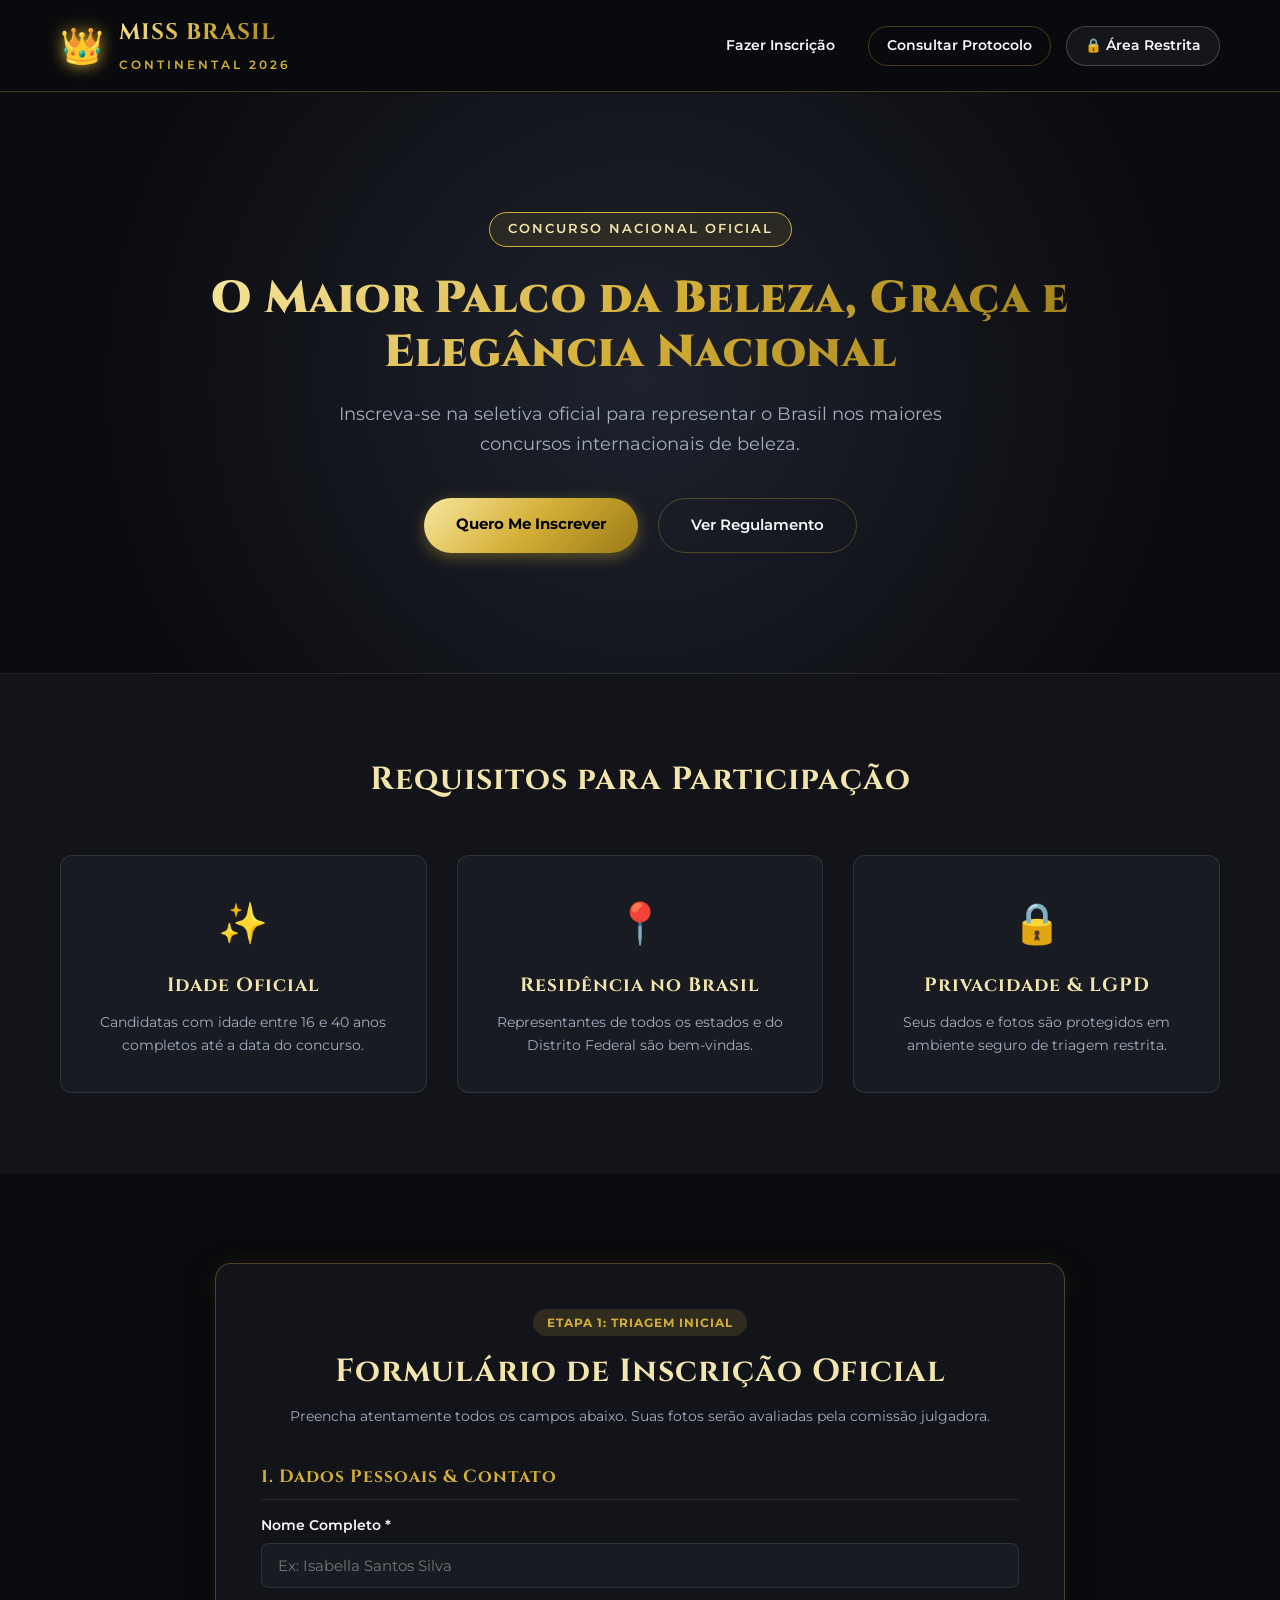
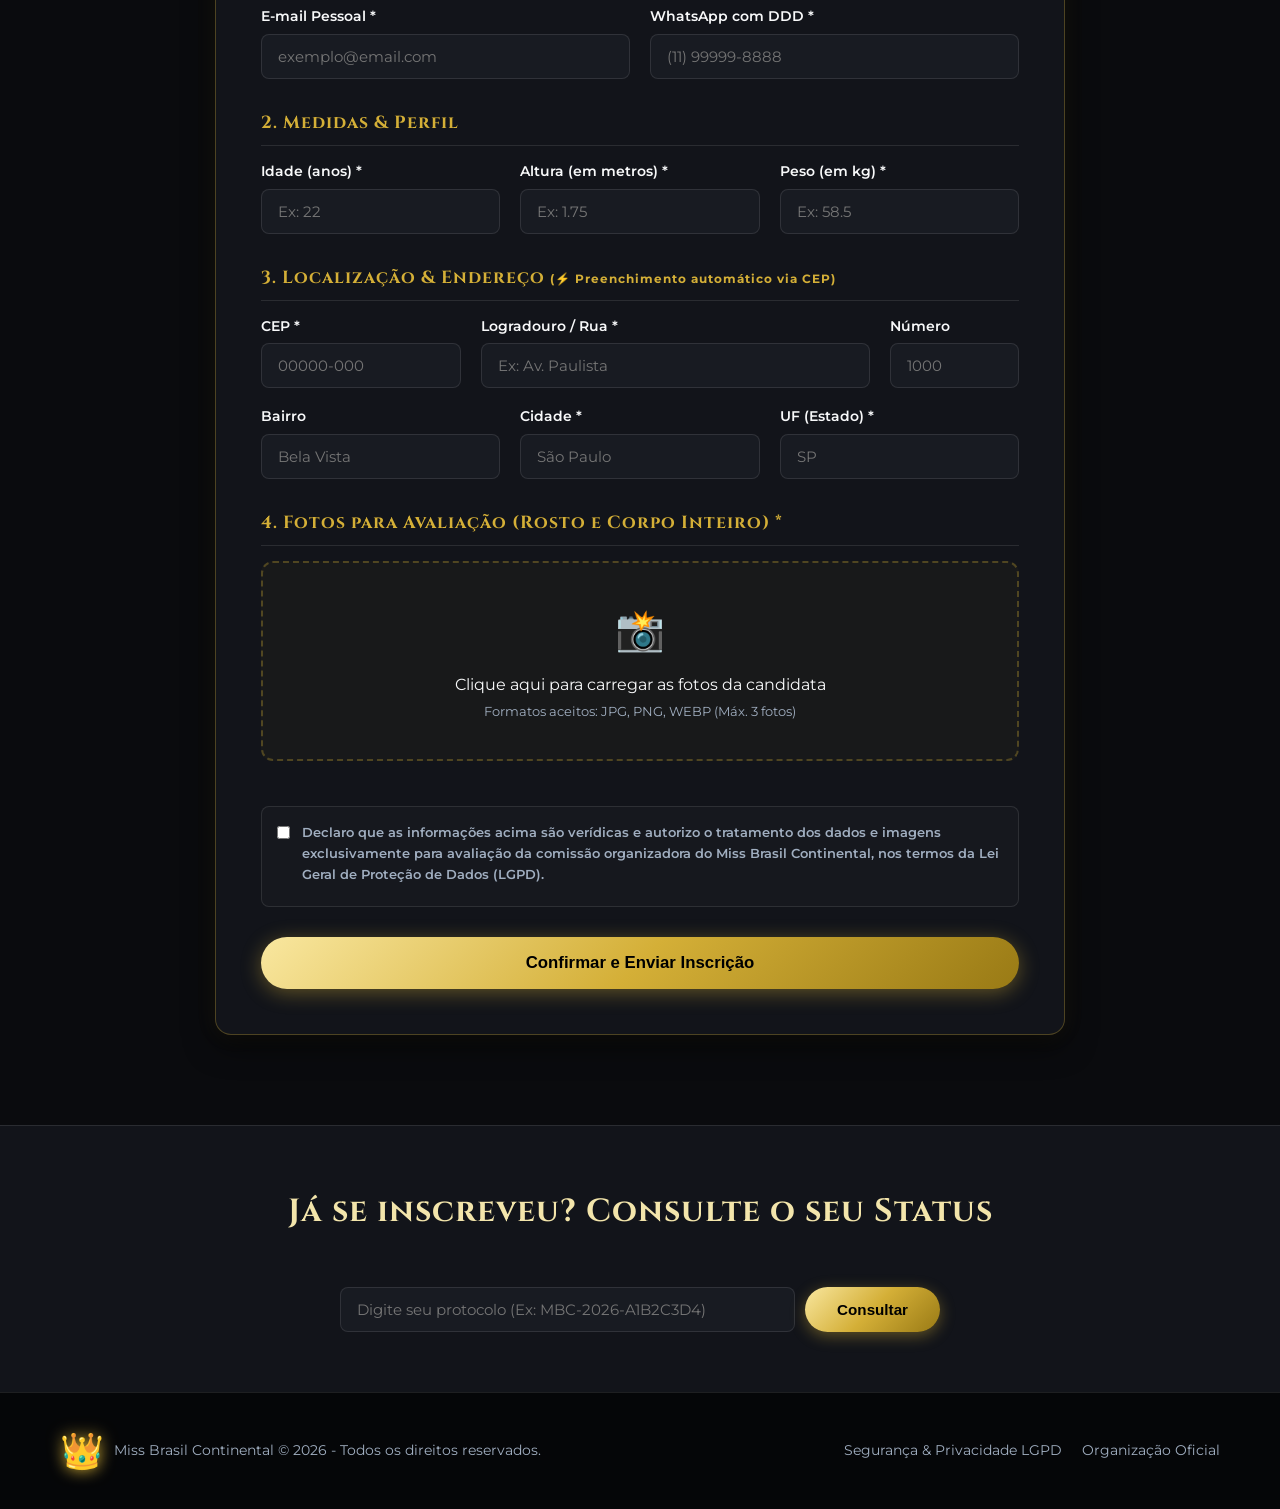
<file: miss-brasil-continental/src/main/resources/static/index.html>
<!DOCTYPE html>
<html lang="pt-BR">
<head>
    <meta charset="UTF-8">
    <meta name="viewport" content="width=device-width, initial-scale=1.0">
    <title>Miss Brasil Continental - Inscrições Oficiais</title>
    <link rel="preconnect" href="https://fonts.googleapis.com">
    <link rel="preconnect" href="https://fonts.gstatic.com" crossorigin>
    <link href="https://fonts.googleapis.com/css2?family=Cinzel:wght@500;700;900&family=Montserrat:wght@300;400;500;600;700&display=swap" rel="stylesheet">
    <link rel="stylesheet" href="css/style.css">
</head>
<body>
    <!-- Header de Luxo -->
    <header class="luxury-header">
        <div class="container header-content">
            <div class="brand">
                <span class="crown-icon">👑</span>
                <div>
                    <h1>MISS BRASIL</h1>
                    <span class="sub-brand">CONTINENTAL 2026</span>
                </div>
            </div>
            <nav>
                <a href="#inscricao" class="btn-nav">Fazer Inscrição</a>
                <a href="#consultar" class="btn-nav outline">Consultar Protocolo</a>
                <a href="admin.html" class="btn-nav admin-btn">🔒 Área Restrita</a>
            </nav>
        </div>
    </header>

    <!-- Hero Section -->
    <section class="hero-section">
        <div class="hero-overlay"></div>
        <div class="container hero-content">
            <span class="hero-badge">CONCURSO NACIONAL OFICIAL</span>
            <h2 class="hero-title">O Maior Palco da Beleza, Graça e Elegância Nacional</h2>
            <p class="hero-desc">Inscreva-se na seletiva oficial para representar o Brasil nos maiores concursos internacionais de beleza.</p>
            <div class="hero-cta">
                <a href="#inscricao" class="btn-primary">Quero Me Inscrever</a>
                <a href="#requisitos" class="btn-secondary">Ver Regulamento</a>
            </div>
        </div>
    </section>

    <!-- Destaques / Requisitos -->
    <section id="requisitos" class="requisitos-section">
        <div class="container">
            <h3 class="section-title">Requisitos para Participação</h3>
            <div class="grid-cards">
                <div class="card-feature">
                    <div class="card-icon">✨</div>
                    <h4>Idade Oficial</h4>
                    <p>Candidatas com idade entre 16 e 40 anos completos até a data do concurso.</p>
                </div>
                <div class="card-feature">
                    <div class="card-icon">📍</div>
                    <h4>Residência no Brasil</h4>
                    <p>Representantes de todos os estados e do Distrito Federal são bem-vindas.</p>
                </div>
                <div class="card-feature">
                    <div class="card-icon">🔒</div>
                    <h4>Privacidade & LGPD</h4>
                    <p>Seus dados e fotos são protegidos em ambiente seguro de triagem restrita.</p>
                </div>
            </div>
        </div>
    </section>

    <!-- Formulário de Inscrição Oficial -->
    <section id="inscricao" class="form-section">
        <div class="container form-container">
            <div class="form-header">
                <span class="badge-gold">ETAPA 1: TRIAGEM INICIAL</span>
                <h3>Formulário de Inscrição Oficial</h3>
                <p>Preencha atentamente todos os campos abaixo. Suas fotos serão avaliadas pela comissão julgadora.</p>
            </div>

            <form id="formInscricao" class="custom-form">
                <!-- Alertas de Sucesso / Erro -->
                <div id="formAlert" class="alert-box" style="display: none;"></div>

                <!-- Grupo 1: Dados Pessoais -->
                <div class="form-group-title">
                    <h4>1. Dados Pessoais & Contato</h4>
                </div>
                <div class="form-row">
                    <div class="form-col full">
                        <label for="nomeCompleto">Nome Completo *</label>
                        <input type="text" id="nomeCompleto" required placeholder="Ex: Isabella Santos Silva">
                    </div>
                </div>

                <div class="form-row">
                    <div class="form-col">
                        <label for="email">E-mail Pessoal *</label>
                        <input type="email" id="email" required placeholder="exemplo@email.com">
                    </div>
                    <div class="form-col">
                        <label for="whatsapp">WhatsApp com DDD *</label>
                        <input type="tel" id="whatsapp" required placeholder="(11) 99999-8888">
                    </div>
                </div>

                <!-- Grupo 2: Medidas Físicas -->
                <div class="form-group-title">
                    <h4>2. Medidas & Perfil</h4>
                </div>
                <div class="form-row">
                    <div class="form-col">
                        <label for="idade">Idade (anos) *</label>
                        <input type="number" id="idade" min="16" max="40" required placeholder="Ex: 22">
                    </div>
                    <div class="form-col">
                        <label for="alturaMetros">Altura (em metros) *</label>
                        <input type="number" id="alturaMetros" step="0.01" min="1.40" max="2.20" required placeholder="Ex: 1.75">
                    </div>
                    <div class="form-col">
                        <label for="pesoKg">Peso (em kg) *</label>
                        <input type="number" id="pesoKg" step="0.1" min="35.0" max="150.0" required placeholder="Ex: 58.5">
                    </div>
                </div>

                <!-- Grupo 3: Endereço -->
                <div class="form-group-title">
                    <h4>3. Localização & Endereço <small style="font-size: 0.75rem; color: var(--gold-primary); font-family: 'Montserrat', sans-serif;">(⚡ Preenchimento automático via CEP)</small></h4>
                </div>
                <div class="form-row">
                    <div class="form-col">
                        <label for="cep">CEP * <span id="cepStatus" style="font-size: 0.75rem; color: var(--gold-light);"></span></label>
                        <input type="text" id="cep" required placeholder="00000-000" maxlength="9">
                    </div>
                    <div class="form-col wide">
                        <label for="logradouro">Logradouro / Rua *</label>
                        <input type="text" id="logradouro" required placeholder="Ex: Av. Paulista">
                    </div>
                    <div class="form-col narrow">
                        <label for="numero">Número</label>
                        <input type="text" id="numero" placeholder="1000">
                    </div>
                </div>

                <div class="form-row">
                    <div class="form-col">
                        <label for="bairro">Bairro</label>
                        <input type="text" id="bairro" placeholder="Bela Vista">
                    </div>
                    <div class="form-col">
                        <label for="cidade">Cidade *</label>
                        <input type="text" id="cidade" required placeholder="São Paulo">
                    </div>
                    <div class="form-col narrow">
                        <label for="estado">UF (Estado) *</label>
                        <input type="text" id="estado" maxlength="2" required placeholder="SP" style="text-transform: uppercase;">
                    </div>
                </div>

                <!-- Grupo 4: Upload de Fotos -->
                <div class="form-group-title">
                    <h4>4. Fotos para Avaliação (Rosto e Corpo Inteiro) *</h4>
                </div>
                <div class="upload-container">
                    <input type="file" id="fotoInput" accept="image/*" multiple style="display: none;">
                    <div class="upload-dropzone" onclick="document.getElementById('fotoInput').click()">
                        <span class="upload-icon">📸</span>
                        <p>Clique aqui para carregar as fotos da candidata</p>
                        <span class="upload-hint">Formatos aceitos: JPG, PNG, WEBP (Máx. 3 fotos)</span>
                    </div>
                    <div id="previewContainer" class="preview-grid"></div>
                </div>

                <!-- Termo de Consentimento LGPD -->
                <div class="privacy-box">
                    <label class="checkbox-label">
                        <input type="checkbox" id="aceiteLgpd" required>
                        <span>Declaro que as informações acima são verídicas e autorizo o tratamento dos dados e imagens exclusivamente para avaliação da comissão organizadora do Miss Brasil Continental, nos termos da Lei Geral de Proteção de Dados (LGPD).</span>
                    </label>
                </div>

                <div class="form-submit">
                    <button type="submit" id="btnEnviar" class="btn-submit">
                        <span class="btn-text">Confirmar e Enviar Inscrição</span>
                    </button>
                </div>
            </form>
        </div>
    </section>

    <!-- Consulta de Protocolo -->
    <section id="consultar" class="protocol-section">
        <div class="container">
            <h3 class="section-title">Já se inscreveu? Consulte o seu Status</h3>
            <div class="protocol-box">
                <div class="protocol-input-group">
                    <input type="text" id="inputProtocolo" placeholder="Digite seu protocolo (Ex: MBC-2026-A1B2C3D4)">
                    <button id="btnConsultarProtocolo" class="btn-primary">Consultar</button>
                </div>
                <div id="resultadoProtocolo" class="resultado-box" style="display: none;"></div>
            </div>
        </div>
    </section>

    <!-- Modal de Confirmação de Sucesso -->
    <div id="modalSucesso" class="modal-overlay" style="display: none;">
        <div class="modal-card">
            <div class="modal-icon">🎉</div>
            <h3 class="modal-title">Inscrição Confirmada!</h3>
            <p class="modal-subtitle">Parabéns! Sua candidatura foi enviada com sucesso para a comissão julgadora.</p>
            <div class="protocol-badge-box">
                <span>SEU NÚMERO DE PROTOCOLO:</span>
                <strong id="modalProtocolo">MBC-2026-XXXXXXXX</strong>
            </div>
            <p class="modal-note">Guarde este número para acompanhar o status de aprovação. Em breve entraremos em contato via WhatsApp/E-mail.</p>
            <button onclick="document.getElementById('modalSucesso').style.display='none'" class="btn-primary">Concluir</button>
        </div>
    </div>

    <!-- Footer -->
    <footer class="luxury-footer">
        <div class="container footer-content">
            <div class="footer-brand">
                <span class="crown-icon">👑</span>
                <span>Miss Brasil Continental &copy; 2026 - Todos os direitos reservados.</span>
            </div>
            <div class="footer-links">
                <span>Segurança & Privacidade LGPD</span>
                <span>Organização Oficial</span>
            </div>
        </div>
    </footer>

    <script src="js/app.js"></script>
</body>
</html>
</file>
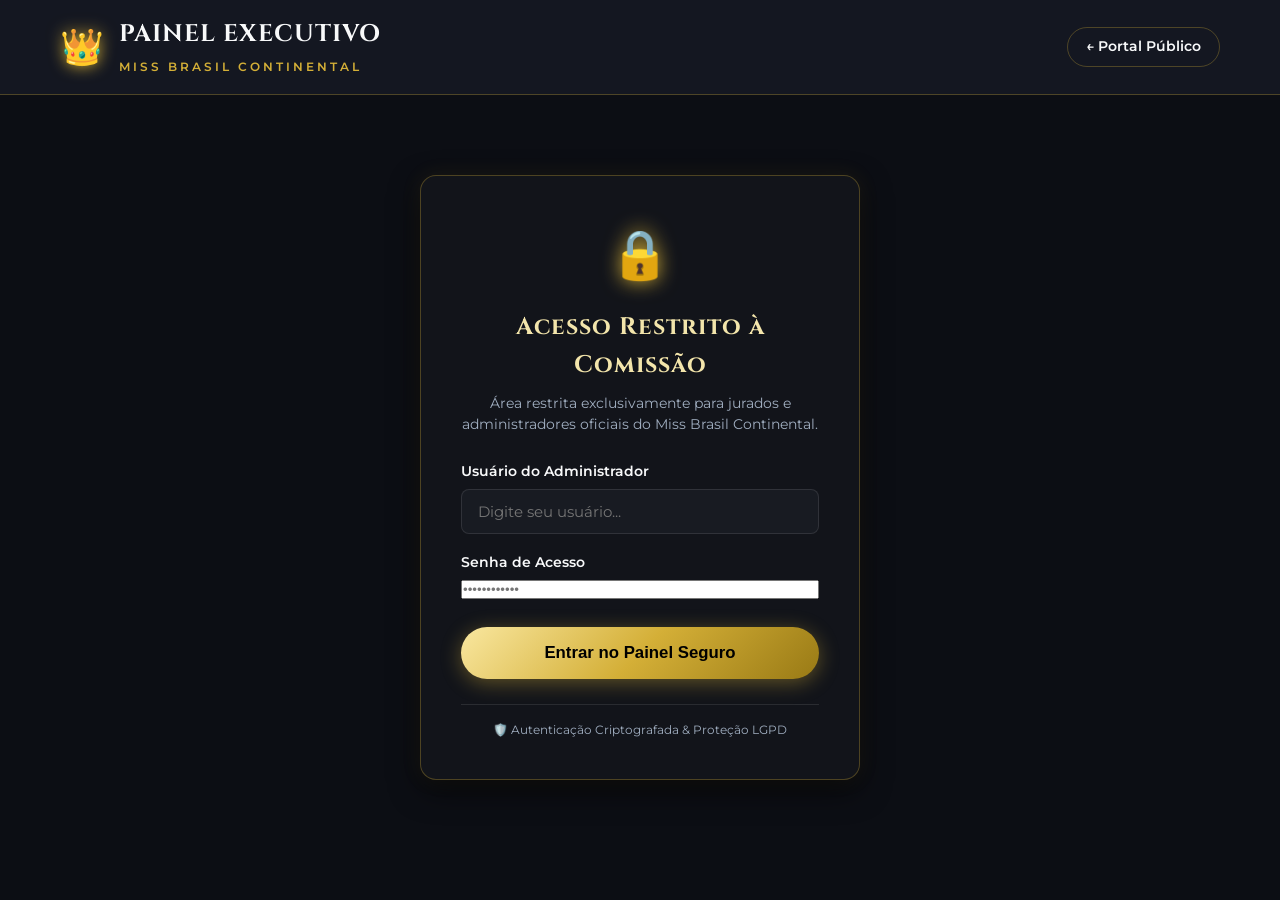
<file: miss-brasil-continental/src/main/resources/static/admin.html>
<!DOCTYPE html>
<html lang="pt-BR">
<head>
    <meta charset="UTF-8">
    <meta name="viewport" content="width=device-width, initial-scale=1.0">
    <title>Painel da Comissão Julgadora - Miss Brasil Continental</title>
    <link rel="preconnect" href="https://fonts.googleapis.com">
    <link rel="preconnect" href="https://fonts.gstatic.com" crossorigin>
    <link href="https://fonts.googleapis.com/css2?family=Cinzel:wght@500;700;900&family=Montserrat:wght@300;400;500;600;700&display=swap" rel="stylesheet">
    <link rel="stylesheet" href="css/style.css">
    <link rel="stylesheet" href="css/admin.css">
</head>
<body class="admin-body">
    <!-- Header Administrativo -->
    <header class="admin-header">
        <div class="container admin-nav-content">
            <div class="brand">
                <span class="crown-icon">👑</span>
                <div>
                    <h2>PAINEL EXECUTIVO</h2>
                    <span class="sub-brand">MISS BRASIL CONTINENTAL</span>
                </div>
            </div>
            <div class="admin-user-info">
                <span id="authStatus" class="auth-pill" style="display: none;">🔒 Autenticado: <strong id="adminUsername">Admin</strong></span>
                <button id="btnLogout" class="btn-logout" style="display: none;" onclick="fazerLogout()">🚪 Sair</button>
                <a href="index.html" class="btn-nav outline">← Portal Público</a>
            </div>
        </div>
    </header>

    <!-- Tela de Login Obrigatória (Gatekeeper) -->
    <section id="loginSection" class="login-gatekeeper-section">
        <div class="container login-container">
            <div class="login-card">
                <div class="login-header">
                    <span class="lock-icon">🔒</span>
                    <h3>Acesso Restrito à Comissão</h3>
                    <p>Área restrita exclusivamente para jurados e administradores oficiais do Miss Brasil Continental.</p>
                </div>

                <form id="formLoginAdmin" class="login-form">
                    <div id="loginAlert" class="alert-box error" style="display: none;"></div>

                    <div class="form-col full">
                        <label for="adminUser">Usuário do Administrador</label>
                        <input type="text" id="adminUser" required placeholder="Digite seu usuário..." autocomplete="username">
                    </div>

                    <div class="form-col full">
                        <label for="adminPass">Senha de Acesso</label>
                        <input type="password" id="adminPass" required placeholder="••••••••••••" autocomplete="current-password">
                    </div>

                    <button type="submit" id="btnLogin" class="btn-submit btn-login">
                        <span class="btn-text">Entrar no Painel Seguro</span>
                    </button>
                </form>

                <div class="login-footer-info">
                    <span>🛡️ Autenticação Criptografada & Proteção LGPD</span>
                </div>
            </div>
        </div>
    </section>

    <!-- Container Principal do Dashboard (Oculto até autenticar) -->
    <main id="adminDashboard" class="container admin-main" style="display: none;">
        <!-- Métricas e Contadores (KPIs) -->
        <section class="kpi-grid">
            <div class="kpi-card" data-filter="" onclick="filtrarStatus('')">
                <span class="kpi-title">TOTAL DE INSCRITAS</span>
                <h3 id="kpiTotal" class="kpi-value">0</h3>
                <span class="kpi-subtitle">Todas as candidatas</span>
            </div>
            <div class="kpi-card em-analise" data-filter="EM_ANALISE" onclick="filtrarStatus('EM_ANALISE')">
                <span class="kpi-title">EM ANÁLISE</span>
                <h3 id="kpiEmAnalise" class="kpi-value">0</h3>
                <span class="kpi-subtitle">Aguardando decisão</span>
            </div>
            <div class="kpi-card aprovadas" data-filter="APROVADA" onclick="filtrarStatus('APROVADA')">
                <span class="kpi-title">APROVADAS</span>
                <h3 id="kpiAprovadas" class="kpi-value">0</h3>
                <span class="kpi-subtitle">Seletiva concluída</span>
            </div>
            <div class="kpi-card reprovadas" data-filter="REPROVADA" onclick="filtrarStatus('REPROVADA')">
                <span class="kpi-title">REPROVADAS</span>
                <h3 id="kpiReprovadas" class="kpi-value">0</h3>
                <span class="kpi-subtitle">Não selecionadas</span>
            </div>
        </section>

        <!-- Barra de Filtros e Busca -->
        <section class="filter-bar">
            <div class="search-input-box">
                <span class="search-icon">🔍</span>
                <input type="text" id="inputBusca" placeholder="Pesquisar por nome, estado, cidade ou protocolo..." oninput="carregarCandidatas()">
            </div>
            <div class="status-select-box">
                <select id="selectStatusFiltro" onchange="carregarCandidatas()">
                    <option value="">Todos os Status</option>
                    <option value="EM_ANALISE">Em Análise</option>
                    <option value="APROVADA">Aprovadas</option>
                    <option value="REPROVADA">Reprovadas</option>
                </select>
            </div>
            <button class="btn-primary btn-refresh" onclick="carregarTudo()">🔄 Atualizar</button>
        </section>

        <!-- Tabela de Candidatas -->
        <section class="table-container">
            <table class="admin-table">
                <thead>
                    <tr>
                        <th>Foto</th>
                        <th>Protocolo</th>
                        <th>Candidata</th>
                        <th>Contato</th>
                        <th>Localização</th>
                        <th>Medidas</th>
                        <th>Status</th>
                        <th>Ações</th>
                    </tr>
                </thead>
                <tbody id="tbodyCandidatas">
                    <tr>
                        <td colspan="8" class="loading-td">Carregando inscrições do banco seguro...</td>
                    </tr>
                </tbody>
            </table>
        </section>
    </main>

    <!-- Modal Dossiê Completo da Candidata -->
    <div id="modalDossie" class="modal-overlay" style="display: none;">
        <div class="modal-card modal-dossie">
            <div class="dossie-header">
                <div>
                    <h3 id="dossieNome">Nome da Candidata</h3>
                    <span id="dossieProtocolo" class="dossie-protocolo">MBC-2026-XXXXX</span>
                </div>
                <button class="btn-close" onclick="fecharModalDossie()">✖</button>
            </div>

            <div class="dossie-body">
                <!-- Galeria de Fotos -->
                <div class="dossie-gallery" id="dossieGaleria"></div>

                <!-- Ficha Técnica -->
                <div class="dossie-info-grid">
                    <div class="info-group">
                        <label>E-mail:</label>
                        <span id="dossieEmail">-</span>
                    </div>
                    <div class="info-group">
                        <label>WhatsApp:</label>
                        <span id="dossieWhatsapp">-</span>
                    </div>
                    <div class="info-group">
                        <label>Idade:</label>
                        <span id="dossieIdade">-</span>
                    </div>
                    <div class="info-group">
                        <label>Altura & Peso:</label>
                        <span id="dossieMedidas">-</span>
                    </div>
                    <div class="info-group full">
                        <label>Endereço Completo:</label>
                        <span id="dossieEndereco">-</span>
                    </div>
                    <div class="info-group full">
                        <label>Data de Inscrição:</label>
                        <span id="dossieData">-</span>
                    </div>
                </div>

                <!-- Seção de Decisão da Comissão -->
                <div class="dossie-decision-box">
                    <h4>Parecer da Comissão de Jurados:</h4>
                    <textarea id="parecerTexto" placeholder="Insira aqui as observações ou parecer técnico da candidata..."></textarea>
                    
                    <div class="decision-buttons">
                        <button class="btn-action btn-approve" onclick="atualizarStatusCandidata('APROVADA')">✅ Aprovar Candidata</button>
                        <button class="btn-action btn-reject" onclick="atualizarStatusCandidata('REPROVADA')">❌ Reprovar Candidata</button>
                        <button class="btn-action btn-pending" onclick="atualizarStatusCandidata('EM_ANALISE')">⏳ Manter em Análise</button>
                    </div>
                </div>
            </div>
        </div>
    </div>

    <script src="js/admin.js"></script>
</body>
</html>
</file>
<file: miss-brasil-continental/src/main/resources/static/css/style.css>
:root {
    --bg-primary: #0a0b0e;
    --bg-secondary: #12141a;
    --bg-card: #181b22;
    --gold-primary: #d4af37;
    --gold-light: #f3e5ab;
    --gold-dark: #aa8c2c;
    --gold-gradient: linear-gradient(135deg, #f9e79f 0%, #d4af37 50%, #997a15 100%);
    --text-light: #f8f9fa;
    --text-muted: #a0aec0;
    --border-gold: rgba(212, 175, 55, 0.3);
    --border-subtle: rgba(255, 255, 255, 0.1);
    --success: #10b981;
    --warning: #f59e0b;
    --danger: #ef4444;
    --shadow-luxury: 0 10px 30px rgba(0, 0, 0, 0.6), 0 0 20px rgba(212, 175, 55, 0.1);
}

* {
    margin: 0;
    padding: 0;
    box-sizing: border-box;
}

body {
    font-family: 'Montserrat', sans-serif;
    background-color: var(--bg-primary);
    color: var(--text-light);
    line-height: 1.6;
    overflow-x: hidden;
}

h1, h2, h3, h4, .hero-title, .brand h1 {
    font-family: 'Cinzel', serif;
    letter-spacing: 1px;
}

.container {
    max-width: 1200px;
    margin: 0 auto;
    padding: 0 20px;
}

/* Header */
.luxury-header {
    background: rgba(10, 11, 14, 0.95);
    border-bottom: 1px solid var(--border-gold);
    position: sticky;
    top: 0;
    z-index: 1000;
    backdrop-filter: blur(10px);
}

.header-content {
    display: flex;
    justify-content: space-between;
    align-items: center;
    padding: 15px 20px;
}

.brand {
    display: flex;
    align-items: center;
    gap: 15px;
}

.crown-icon {
    font-size: 2.2rem;
    filter: drop-shadow(0 0 8px var(--gold-primary));
}

.brand h1 {
    font-size: 1.4rem;
    color: var(--gold-light);
    background: var(--gold-gradient);
    -webkit-background-clip: text;
    -webkit-text-fill-color: transparent;
    margin: 0;
}

.sub-brand {
    font-size: 0.75rem;
    letter-spacing: 3px;
    color: var(--gold-primary);
    font-weight: 600;
}

nav {
    display: flex;
    gap: 15px;
    align-items: center;
}

.btn-nav {
    text-decoration: none;
    color: var(--text-light);
    font-size: 0.85rem;
    font-weight: 600;
    padding: 8px 18px;
    border-radius: 20px;
    transition: all 0.3s;
}

.btn-nav.outline {
    border: 1px solid var(--border-gold);
}

.btn-nav.outline:hover {
    background: rgba(212, 175, 55, 0.15);
    border-color: var(--gold-primary);
}

.btn-nav.admin-btn {
    background: rgba(255, 255, 255, 0.05);
    border: 1px solid rgba(255, 255, 255, 0.2);
}

.btn-nav.admin-btn:hover {
    background: var(--gold-gradient);
    color: #000;
}

/* Hero */
.hero-section {
    position: relative;
    padding: 120px 0;
    text-align: center;
    background: radial-gradient(circle at center, #1e222d 0%, #0a0b0e 80%);
    border-bottom: 1px solid var(--border-subtle);
}

.hero-badge {
    display: inline-block;
    padding: 6px 18px;
    background: rgba(212, 175, 55, 0.1);
    border: 1px solid var(--gold-primary);
    border-radius: 30px;
    color: var(--gold-light);
    font-size: 0.8rem;
    letter-spacing: 2px;
    font-weight: 600;
    margin-bottom: 25px;
}

.hero-title {
    font-size: 2.8rem;
    font-weight: 900;
    max-width: 900px;
    margin: 0 auto 20px;
    background: var(--gold-gradient);
    -webkit-background-clip: text;
    -webkit-text-fill-color: transparent;
    line-height: 1.2;
}

.hero-desc {
    font-size: 1.15rem;
    color: var(--text-muted);
    max-width: 650px;
    margin: 0 auto 40px;
}

.hero-cta {
    display: flex;
    gap: 20px;
    justify-content: center;
}

.btn-primary {
    background: var(--gold-gradient);
    color: #000;
    text-decoration: none;
    padding: 14px 32px;
    border-radius: 30px;
    font-weight: 700;
    font-size: 0.95rem;
    box-shadow: 0 4px 15px rgba(212, 175, 55, 0.4);
    border: none;
    cursor: pointer;
    transition: transform 0.2s, box-shadow 0.2s;
}

.btn-primary:hover {
    transform: translateY(-2px);
    box-shadow: 0 6px 25px rgba(212, 175, 55, 0.6);
}

.btn-secondary {
    background: transparent;
    color: var(--text-light);
    text-decoration: none;
    padding: 14px 32px;
    border-radius: 30px;
    font-weight: 600;
    font-size: 0.95rem;
    border: 1px solid var(--border-gold);
    transition: all 0.3s;
}

.btn-secondary:hover {
    background: rgba(212, 175, 55, 0.15);
}

/* Requisitos */
.requisitos-section {
    padding: 80px 0;
    background: var(--bg-secondary);
}

.section-title {
    text-align: center;
    font-size: 2rem;
    color: var(--gold-light);
    margin-bottom: 50px;
}

.grid-cards {
    display: grid;
    grid-template-columns: repeat(auto-fit, minmax(300px, 1fr));
    gap: 30px;
}

.card-feature {
    background: var(--bg-card);
    border: 1px solid var(--border-subtle);
    padding: 35px 25px;
    border-radius: 12px;
    text-align: center;
    transition: transform 0.3s, border-color 0.3s;
}

.card-feature:hover {
    transform: translateY(-5px);
    border-color: var(--gold-primary);
}

.card-icon {
    font-size: 2.5rem;
    margin-bottom: 15px;
}

.card-feature h4 {
    font-size: 1.2rem;
    color: var(--gold-light);
    margin-bottom: 10px;
}

.card-feature p {
    color: var(--text-muted);
    font-size: 0.9rem;
}

/* Form Section */
.form-section {
    padding: 90px 0;
    background: var(--bg-primary);
}

.form-container {
    max-width: 850px;
    background: var(--bg-secondary);
    border: 1px solid var(--border-gold);
    border-radius: 16px;
    padding: 45px;
    box-shadow: var(--shadow-luxury);
}

.form-header {
    text-align: center;
    margin-bottom: 35px;
}

.badge-gold {
    display: inline-block;
    padding: 4px 14px;
    background: rgba(212, 175, 55, 0.15);
    border-radius: 20px;
    color: var(--gold-primary);
    font-size: 0.75rem;
    font-weight: 700;
    letter-spacing: 1px;
    margin-bottom: 10px;
}

.form-header h3 {
    font-size: 2rem;
    color: var(--gold-light);
    margin-bottom: 8px;
}

.form-header p {
    color: var(--text-muted);
    font-size: 0.9rem;
}

.form-group-title {
    margin: 30px 0 15px;
    border-bottom: 1px solid var(--border-subtle);
    padding-bottom: 8px;
}

.form-group-title h4 {
    font-size: 1.1rem;
    color: var(--gold-primary);
}

.form-row {
    display: flex;
    gap: 20px;
    margin-bottom: 18px;
    flex-wrap: wrap;
}

.form-col {
    flex: 1;
    min-width: 200px;
    display: flex;
    flex-direction: column;
}

.form-col.full {
    flex: 100%;
}

.form-col.wide {
    flex: 3;
}

.form-col.narrow {
    flex: 1;
    min-width: 100px;
}

label {
    font-size: 0.85rem;
    font-weight: 600;
    margin-bottom: 6px;
    color: var(--text-light);
}

input[type="text"],
input[type="email"],
input[type="tel"],
input[type="number"],
select,
textarea {
    width: 100%;
    padding: 12px 16px;
    background: var(--bg-card);
    border: 1px solid var(--border-subtle);
    border-radius: 8px;
    color: var(--text-light);
    font-family: inherit;
    font-size: 0.95rem;
    transition: border-color 0.3s, box-shadow 0.3s;
}

input:focus, select:focus, textarea:focus {
    outline: none;
    border-color: var(--gold-primary);
    box-shadow: 0 0 10px rgba(212, 175, 55, 0.2);
}

/* Upload */
.upload-container {
    margin-bottom: 25px;
}

.upload-dropzone {
    border: 2px dashed var(--border-gold);
    background: rgba(212, 175, 55, 0.03);
    border-radius: 12px;
    padding: 35px 20px;
    text-align: center;
    cursor: pointer;
    transition: all 0.3s;
}

.upload-dropzone:hover {
    background: rgba(212, 175, 55, 0.08);
    border-color: var(--gold-light);
}

.upload-icon {
    font-size: 2.5rem;
    margin-bottom: 10px;
    display: block;
}

.upload-hint {
    font-size: 0.8rem;
    color: var(--text-muted);
}

.preview-grid {
    display: grid;
    grid-template-columns: repeat(auto-fill, minmax(110px, 1fr));
    gap: 15px;
    margin-top: 20px;
}

.preview-item {
    position: relative;
    border-radius: 8px;
    overflow: hidden;
    height: 140px;
    border: 1px solid var(--border-gold);
}

.preview-item img {
    width: 100%;
    height: 100%;
    object-fit: cover;
}

.btn-remove-photo {
    position: absolute;
    top: 5px;
    right: 5px;
    background: rgba(0, 0, 0, 0.8);
    color: #fff;
    border: none;
    border-radius: 50%;
    width: 24px;
    height: 24px;
    font-size: 12px;
    cursor: pointer;
}

/* Privacy */
.privacy-box {
    background: rgba(255, 255, 255, 0.02);
    border: 1px solid var(--border-subtle);
    padding: 15px;
    border-radius: 8px;
    margin-bottom: 30px;
}

.checkbox-label {
    display: flex;
    gap: 12px;
    align-items: flex-start;
    font-size: 0.82rem;
    color: var(--text-muted);
    cursor: pointer;
}

.checkbox-label input {
    margin-top: 4px;
}

.btn-submit {
    width: 100%;
    padding: 16px;
    background: var(--gold-gradient);
    color: #000;
    font-size: 1.05rem;
    font-weight: 700;
    border: none;
    border-radius: 30px;
    cursor: pointer;
    box-shadow: 0 4px 20px rgba(212, 175, 55, 0.4);
    transition: all 0.3s;
}

.btn-submit:hover {
    transform: translateY(-2px);
    box-shadow: 0 6px 25px rgba(212, 175, 55, 0.7);
}

/* Protocol Section */
.protocol-section {
    padding: 60px 0;
    background: var(--bg-secondary);
    border-top: 1px solid var(--border-subtle);
}

.protocol-box {
    max-width: 600px;
    margin: 0 auto;
}

.protocol-input-group {
    display: flex;
    gap: 10px;
}

.resultado-box {
    margin-top: 20px;
    background: var(--bg-card);
    border: 1px solid var(--border-gold);
    padding: 20px;
    border-radius: 8px;
    text-align: center;
}

/* Modal */
.modal-overlay {
    position: fixed;
    top: 0;
    left: 0;
    width: 100%;
    height: 100%;
    background: rgba(0, 0, 0, 0.85);
    display: flex;
    align-items: center;
    justify-content: center;
    z-index: 2000;
    backdrop-filter: blur(5px);
}

.modal-card {
    background: var(--bg-secondary);
    border: 1px solid var(--border-gold);
    border-radius: 16px;
    padding: 40px;
    max-width: 500px;
    width: 90%;
    text-align: center;
    box-shadow: var(--shadow-luxury);
}

.modal-icon {
    font-size: 3.5rem;
    margin-bottom: 15px;
}

.protocol-badge-box {
    background: rgba(212, 175, 55, 0.1);
    border: 1px dashed var(--gold-primary);
    padding: 15px;
    border-radius: 8px;
    margin: 20px 0;
}

.protocol-badge-box span {
    display: block;
    font-size: 0.75rem;
    color: var(--text-muted);
    letter-spacing: 1px;
}

.protocol-badge-box strong {
    font-size: 1.4rem;
    color: var(--gold-light);
    font-family: 'Cinzel', serif;
}

.modal-note {
    font-size: 0.85rem;
    color: var(--text-muted);
    margin-bottom: 25px;
}

/* Alert Box */
.alert-box {
    padding: 14px;
    border-radius: 8px;
    margin-bottom: 20px;
    font-size: 0.9rem;
}

.alert-box.success {
    background: rgba(16, 185, 129, 0.15);
    border: 1px solid var(--success);
    color: #34d399;
}

.alert-box.error {
    background: rgba(239, 68, 68, 0.15);
    border: 1px solid var(--danger);
    color: #f87171;
}

/* Footer */
.luxury-footer {
    background: #050608;
    padding: 30px 0;
    border-top: 1px solid var(--border-subtle);
    font-size: 0.85rem;
    color: var(--text-muted);
}

.footer-content {
    display: flex;
    justify-content: space-between;
    align-items: center;
    flex-wrap: wrap;
    gap: 15px;
}

.footer-brand {
    display: flex;
    align-items: center;
    gap: 10px;
}

.footer-links {
    display: flex;
    gap: 20px;
}

@media (max-width: 768px) {
    .hero-title { font-size: 2rem; }
    .header-content { flex-direction: column; gap: 15px; }
    .form-container { padding: 25px; }
    .protocol-input-group { flex-direction: column; }
}
</file>
<file: miss-brasil-continental/src/main/resources/static/css/admin.css>
/* Painel Administrativo */
.admin-body {
    background-color: #0c0e14;
}

.admin-header {
    background: #141721;
    border-bottom: 1px solid var(--border-gold);
    padding: 15px 0;
}

.admin-nav-content {
    display: flex;
    justify-content: space-between;
    align-items: center;
}

.admin-user-info {
    display: flex;
    align-items: center;
    gap: 15px;
}

.auth-pill {
    background: rgba(16, 185, 129, 0.15);
    border: 1px solid var(--success);
    color: #34d399;
    padding: 6px 14px;
    border-radius: 20px;
    font-size: 0.8rem;
    font-weight: 600;
}

.btn-logout {
    background: rgba(239, 68, 68, 0.15);
    border: 1px solid var(--danger);
    color: #f87171;
    padding: 6px 14px;
    border-radius: 20px;
    font-size: 0.8rem;
    font-weight: 600;
    cursor: pointer;
    transition: all 0.2s;
}

.btn-logout:hover {
    background: var(--danger);
    color: #fff;
}

/* Login Gatekeeper */
.login-gatekeeper-section {
    padding: 80px 0;
    min-height: calc(100vh - 100px);
    display: flex;
    align-items: center;
    justify-content: center;
}

.login-container {
    max-width: 480px;
}

.login-card {
    background: var(--bg-secondary);
    border: 1px solid var(--border-gold);
    border-radius: 16px;
    padding: 40px;
    box-shadow: var(--shadow-luxury);
    text-align: center;
}

.lock-icon {
    font-size: 3rem;
    display: block;
    margin-bottom: 15px;
    filter: drop-shadow(0 0 10px var(--gold-primary));
}

.login-header h3 {
    font-size: 1.5rem;
    color: var(--gold-light);
    margin-bottom: 8px;
}

.login-header p {
    font-size: 0.85rem;
    color: var(--text-muted);
    margin-bottom: 25px;
}

.login-form {
    text-align: left;
}

.login-form .form-col {
    margin-bottom: 18px;
}

.btn-login {
    margin-top: 10px;
    width: 100%;
}

.login-footer-info {
    margin-top: 25px;
    font-size: 0.75rem;
    color: var(--text-muted);
    border-top: 1px solid var(--border-subtle);
    padding-top: 15px;
}

.admin-main {
    padding: 40px 20px 80px;
}

/* KPI Cards */
.kpi-grid {
    display: grid;
    grid-template-columns: repeat(auto-fit, minmax(220px, 1fr));
    gap: 20px;
    margin-bottom: 35px;
}

.kpi-card {
    background: var(--bg-secondary);
    border: 1px solid var(--border-subtle);
    border-radius: 12px;
    padding: 22px;
    cursor: pointer;
    transition: all 0.3s;
    position: relative;
    overflow: hidden;
}

.kpi-card:hover, .kpi-card.active {
    transform: translateY(-4px);
    border-color: var(--gold-primary);
    box-shadow: 0 8px 20px rgba(0, 0, 0, 0.4);
}

.kpi-title {
    font-size: 0.75rem;
    font-weight: 700;
    letter-spacing: 1.5px;
    color: var(--text-muted);
}

.kpi-value {
    font-size: 2.2rem;
    color: var(--text-light);
    margin: 8px 0 4px;
    font-family: 'Cinzel', serif;
}

.kpi-subtitle {
    font-size: 0.8rem;
    color: var(--text-muted);
}

.kpi-card.em-analise .kpi-value { color: var(--warning); }
.kpi-card.aprovadas .kpi-value { color: var(--success); }
.kpi-card.reprovadas .kpi-value { color: var(--danger); }

/* Filter Bar */
.filter-bar {
    display: flex;
    gap: 15px;
    margin-bottom: 25px;
    flex-wrap: wrap;
    align-items: center;
}

.search-input-box {
    flex: 2;
    min-width: 260px;
    position: relative;
}

.search-icon {
    position: absolute;
    left: 14px;
    top: 50%;
    transform: translateY(-50%);
    font-size: 0.9rem;
    color: var(--text-muted);
}

.search-input-box input {
    padding-left: 40px;
}

.status-select-box {
    flex: 1;
    min-width: 180px;
}

.btn-refresh {
    padding: 12px 20px;
}

/* Tabela */
.table-container {
    background: var(--bg-secondary);
    border: 1px solid var(--border-subtle);
    border-radius: 12px;
    overflow-x: auto;
    box-shadow: 0 10px 30px rgba(0, 0, 0, 0.4);
}

.admin-table {
    width: 100%;
    border-collapse: collapse;
    text-align: left;
    font-size: 0.9rem;
}

.admin-table th {
    background: #181b24;
    padding: 16px 18px;
    font-weight: 600;
    color: var(--gold-light);
    border-bottom: 1px solid var(--border-gold);
    font-family: 'Cinzel', serif;
    font-size: 0.85rem;
    letter-spacing: 0.5px;
}

.admin-table td {
    padding: 16px 18px;
    border-bottom: 1px solid rgba(255, 255, 255, 0.05);
    vertical-align: middle;
}

.admin-table tbody tr:hover {
    background: rgba(255, 255, 255, 0.02);
}

.candidata-avatar {
    width: 48px;
    height: 48px;
    border-radius: 50%;
    object-fit: cover;
    border: 2px solid var(--gold-primary);
}

.candidata-nome {
    font-weight: 600;
    color: var(--text-light);
    display: block;
}

.candidata-protocolo {
    font-size: 0.75rem;
    color: var(--gold-primary);
    font-family: monospace;
}

/* Status Badges */
.badge-status {
    display: inline-block;
    padding: 5px 12px;
    border-radius: 20px;
    font-size: 0.75rem;
    font-weight: 700;
    letter-spacing: 0.5px;
}

.badge-status.EM_ANALISE {
    background: rgba(245, 158, 11, 0.15);
    border: 1px solid var(--warning);
    color: #fbbf24;
}

.badge-status.APROVADA {
    background: rgba(16, 185, 129, 0.15);
    border: 1px solid var(--success);
    color: #34d399;
}

.badge-status.REPROVADA {
    background: rgba(239, 68, 68, 0.15);
    border: 1px solid var(--danger);
    color: #f87171;
}

.btn-view {
    background: rgba(212, 175, 55, 0.15);
    border: 1px solid var(--gold-primary);
    color: var(--gold-light);
    padding: 7px 14px;
    border-radius: 6px;
    font-size: 0.8rem;
    font-weight: 600;
    cursor: pointer;
    transition: all 0.2s;
}

.btn-view:hover {
    background: var(--gold-primary);
    color: #000;
}

.loading-td {
    text-align: center;
    padding: 40px !important;
    color: var(--text-muted);
}

/* Modal Dossiê */
.modal-dossie {
    max-width: 800px;
    text-align: left;
    max-height: 90vh;
    overflow-y: auto;
}

.dossie-header {
    display: flex;
    justify-content: space-between;
    align-items: flex-start;
    border-bottom: 1px solid var(--border-gold);
    padding-bottom: 15px;
    margin-bottom: 20px;
}

.dossie-header h3 {
    font-size: 1.5rem;
    color: var(--gold-light);
}

.dossie-protocolo {
    font-size: 0.85rem;
    color: var(--gold-primary);
    font-family: monospace;
}

.btn-close {
    background: transparent;
    border: none;
    color: var(--text-muted);
    font-size: 1.2rem;
    cursor: pointer;
}

.dossie-gallery {
    display: flex;
    gap: 15px;
    overflow-x: auto;
    padding-bottom: 15px;
    margin-bottom: 20px;
}

.dossie-gallery img {
    height: 180px;
    border-radius: 8px;
    border: 1px solid var(--border-gold);
    object-fit: cover;
}

.dossie-info-grid {
    display: grid;
    grid-template-columns: repeat(2, 1fr);
    gap: 15px;
    background: var(--bg-card);
    padding: 20px;
    border-radius: 8px;
    margin-bottom: 25px;
}

.info-group label {
    display: block;
    font-size: 0.75rem;
    color: var(--text-muted);
    text-transform: uppercase;
    letter-spacing: 0.5px;
}

.info-group span {
    font-size: 0.95rem;
    color: var(--text-light);
    font-weight: 500;
}

.info-group.full {
    grid-column: span 2;
}

.dossie-decision-box {
    background: #11141c;
    border: 1px solid var(--border-subtle);
    padding: 20px;
    border-radius: 8px;
}

.dossie-decision-box h4 {
    color: var(--gold-light);
    font-size: 0.95rem;
    margin-bottom: 10px;
}

.dossie-decision-box textarea {
    width: 100%;
    height: 80px;
    margin-bottom: 15px;
    resize: vertical;
}

.decision-buttons {
    display: flex;
    gap: 12px;
    flex-wrap: wrap;
}

.btn-action {
    flex: 1;
    min-width: 150px;
    padding: 12px;
    border: none;
    border-radius: 6px;
    font-weight: 700;
    font-size: 0.85rem;
    cursor: pointer;
    transition: all 0.2s;
}

.btn-approve {
    background: #10b981;
    color: #fff;
}
.btn-approve:hover { background: #059669; }

.btn-reject {
    background: #ef4444;
    color: #fff;
}
.btn-reject:hover { background: #dc2626; }

.btn-pending {
    background: #f59e0b;
    color: #fff;
}
.btn-pending:hover { background: #d97706; }
</file>
